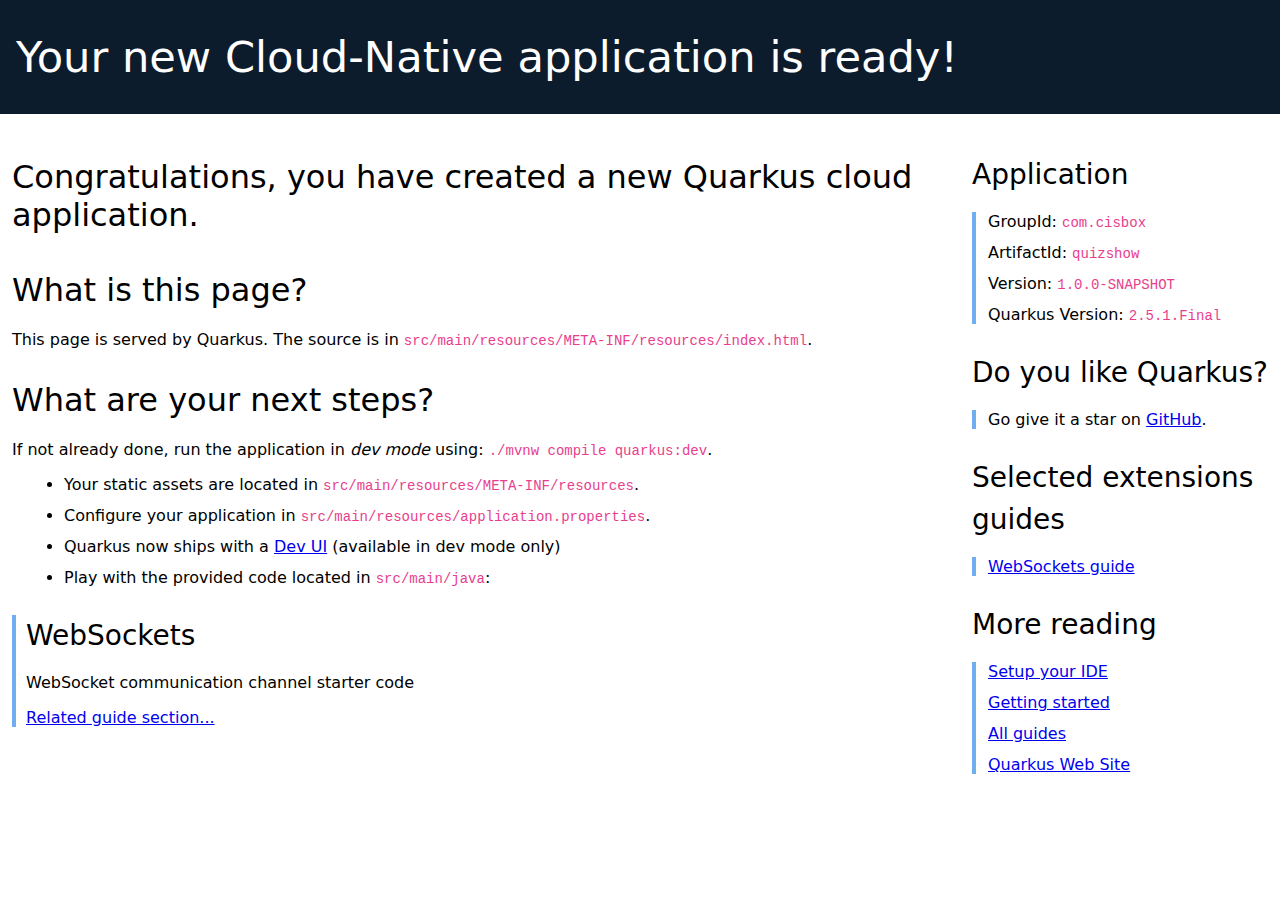
<file: src/main/resources/META-INF/resources/index.html>
<!DOCTYPE html>
<html lang="en">
<head>
    <meta charset="UTF-8">
    <title>quizshow - 1.0.0-SNAPSHOT</title>
    <style>
        h1, h2, h3, h4, h5, h6 {
            margin-bottom: 0.5rem;
            font-weight: 400;
            line-height: 1.5;
        }

        h1 {
            font-size: 2.5rem;
        }

        h2 {
            font-size: 2rem
        }

        h3 {
            font-size: 1.75rem

        }

        h4 {
            font-size: 1.5rem
        }

        h5 {
            font-size: 1.25rem
        }

        h6 {
            font-size: 1rem
        }

        .lead {
            font-weight: 300;
            font-size: 2rem;
        }

        .banner {
            font-size: 2.7rem;
            margin: 0;
            padding: 2rem 1rem;
            background-color: #0d1c2c;
            color: white;
        }

        body {
            margin: 0;
            font-family: -apple-system, system-ui, "Segoe UI", Roboto, "Helvetica Neue", Arial, sans-serif, "Apple Color Emoji", "Segoe UI Emoji", "Segoe UI Symbol", "Noto Color Emoji";
        }

        code {
            font-family: SFMono-Regular, Menlo, Monaco, Consolas, "Liberation Mono", "Courier New", monospace;
            font-size: 87.5%;
            color: #e83e8c;
            word-break: break-word;
        }

        .left-column {
            padding: .75rem;
            max-width: 75%;
            min-width: 55%;
        }

        .right-column {
            padding: .75rem;
            max-width: 25%;
        }

        .container {
            display: flex;
            width: 100%;
        }

        li {
            margin: 0.75rem;
        }

        .right-section {
            margin-left: 1rem;
            padding-left: 0.5rem;
        }

        .right-section h3 {
            padding-top: 0;
            font-weight: 200;
        }

        .right-section ul {
            border-left: 0.3rem solid #71aeef;
            list-style-type: none;
            padding-left: 0;
        }

        .provided-code {
            border-left: 0.3rem solid #71aeef;
            padding-left: 10px;
        }

        .provided-code h3 {
            font-weight: 200;
        }
    </style>
</head>
<body>

<div class="banner lead">
    Your new Cloud-Native application is ready!
</div>

<div class="container">
    <div class="left-column">
        <p class="lead"> Congratulations, you have created a new Quarkus cloud application.</p>

        <h2>What is this page?</h2>

        <p>This page is served by Quarkus. The source is in
            <code>src/main/resources/META-INF/resources/index.html</code>.</p>

        <h2>What are your next steps?</h2>

        <p>If not already done, run the application in <em>dev mode</em> using: <code>./mvnw compile quarkus:dev</code>.
        </p>
        <ul>
            <li>Your static assets are located in <code>src/main/resources/META-INF/resources</code>.</li>
            <li>Configure your application in <code>src/main/resources/application.properties</code>.</li>
            <li>Quarkus now ships with a <a href="/q/dev/">Dev UI</a> (available in dev mode only)</li>
            <li>Play with the provided code located in <code>src/main/java</code>:</li>
        </ul>
                <div class="provided-code">
            <h3>WebSockets</h3>
            <p>WebSocket communication channel starter code</p>
            
            <p><a href="https://quarkus.io/guides/websockets" class="guide-link" target="_blank">Related guide section...</a></p>
        </div>

    </div>
    <div class="right-column">
        <div class="right-section">
            <h3>Application</h3>
            <ul>
                <li>GroupId: <code>com.cisbox</code></li>
                <li>ArtifactId: <code>quizshow</code></li>
                <li>Version: <code>1.0.0-SNAPSHOT</code></li>
                <li>Quarkus Version: <code>2.5.1.Final</code></li>
            </ul>
        </div>
        <div class="right-section">
            <h3>Do you like Quarkus?</h3>
            <ul>
                <li>Go give it a star on <a href="https://github.com/quarkusio/quarkus">GitHub</a>.</li>
            </ul>
        </div>
        <div class="right-section">
            <h3>Selected extensions guides</h3>
            <ul>
                <li title="WebSocket communication channel support"><a href="https://quarkus.io/guides/websockets" target="_blank">WebSockets guide</a></li>
            </ul>
        </div>
        <div class="right-section">
            <h3>More reading</h3>
            <ul>
                <li><a href="https://quarkus.io/guides/maven-tooling" target="_blank">Setup your IDE</a></li>
                <li><a href="https://quarkus.io/guides/getting-started" target="_blank">Getting started</a></li>
                <li><a href="https://quarkus.io/guides/" target="_blank">All guides</a></li>
                <li><a href="https://quarkus.io" target="_blank">Quarkus Web Site</a></li>
            </ul>
        </div>
    </div>
</div>
</body>
</html>
</file>
